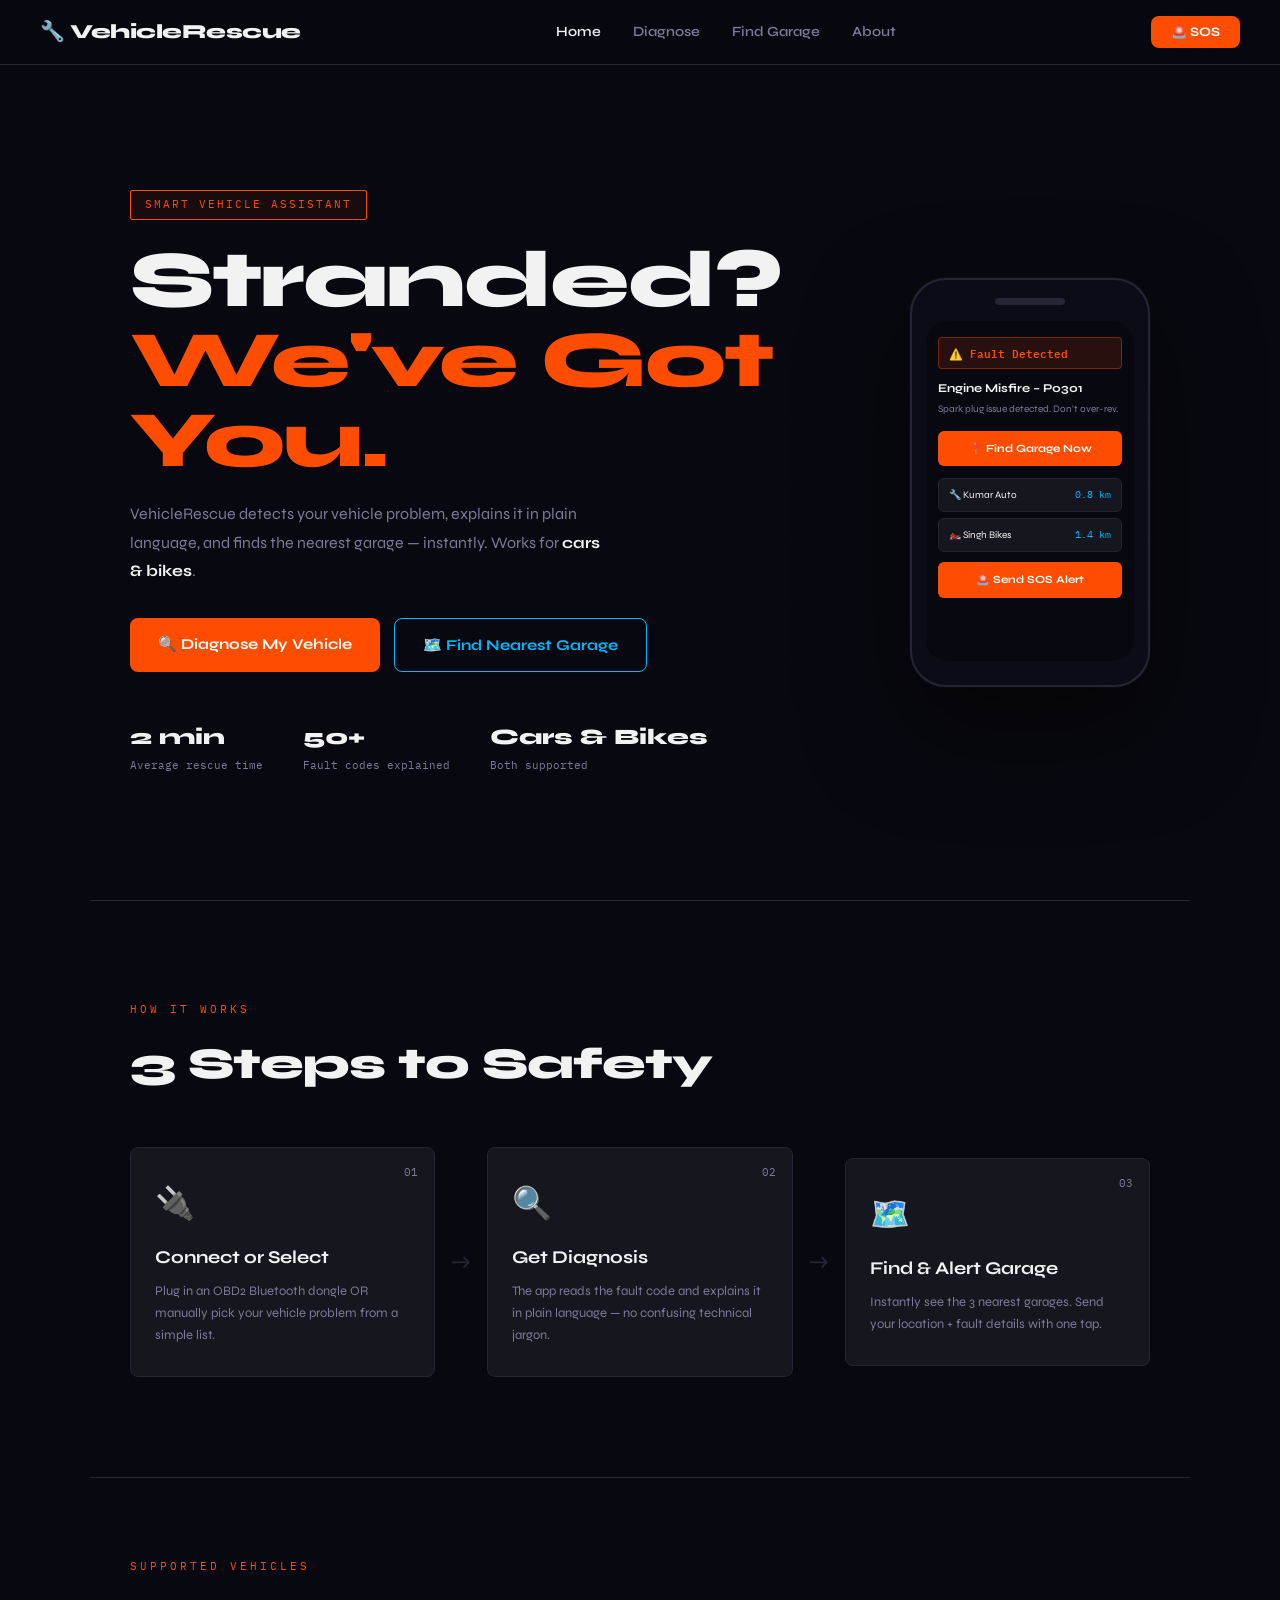
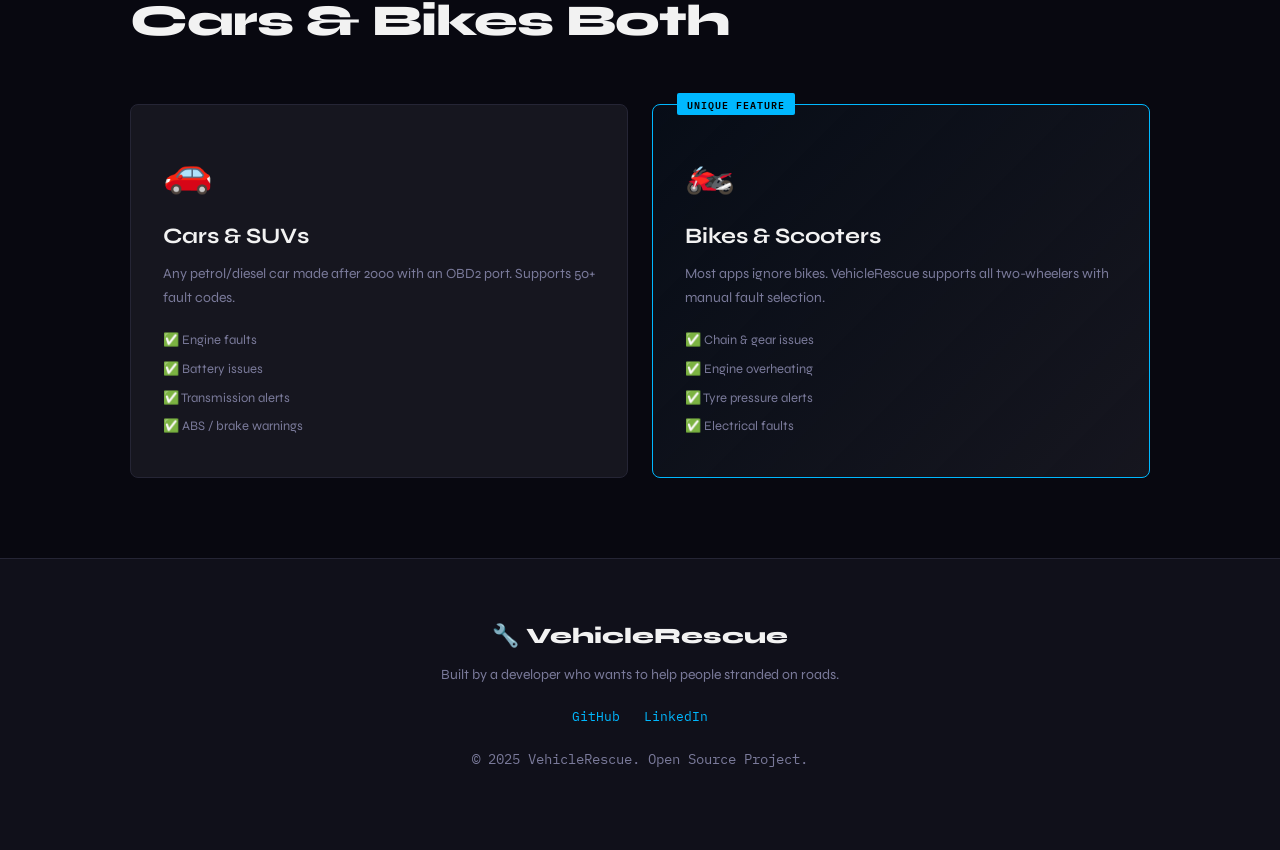
<file: index.html>
<!DOCTYPE html>
<html lang="en">
<head>
  <meta charset="UTF-8" />
  <meta name="viewport" content="width=device-width, initial-scale=1.0"/>
  <title>VehicleRescue – Smart Breakdown Assistant</title>
  <link rel="stylesheet" href="css/style.css" />
  <link href="https://fonts.googleapis.com/css2?family=Syne:wght@400;700;800&family=IBM+Plex+Mono:wght@400;600&display=swap" rel="stylesheet"/>
</head>
<body>

  <!-- NAV -->
  <nav class="navbar">
    <div class="nav-logo">🔧 VehicleRescue</div>
    <div class="nav-links">
      <a href="index.html" class="active">Home</a>
      <a href="pages/diagnose.html">Diagnose</a>
      <a href="pages/garages.html">Find Garage</a>
      <a href="pages/about.html">About</a>
    </div>
    <button class="nav-sos" onclick="window.location.href='pages/diagnose.html'">🚨 SOS</button>
  </nav>

  <!-- HERO -->
  <section class="hero">
    <div class="hero-bg-grid"></div>
    <div class="hero-content">
      <div class="hero-badge">SMART VEHICLE ASSISTANT</div>
      <h1>Stranded?<br/><span class="accent">We've Got You.</span></h1>
      <p>VehicleRescue detects your vehicle problem, explains it in plain language, and finds the nearest garage — instantly. Works for <strong>cars & bikes</strong>.</p>
      <div class="hero-btns">
        <a href="pages/diagnose.html" class="btn-primary">🔍 Diagnose My Vehicle</a>
        <a href="pages/garages.html" class="btn-outline">🗺️ Find Nearest Garage</a>
      </div>
      <div class="hero-stats">
        <div class="stat"><span class="stat-num">2 min</span><span class="stat-label">Average rescue time</span></div>
        <div class="stat"><span class="stat-num">50+</span><span class="stat-label">Fault codes explained</span></div>
        <div class="stat"><span class="stat-num">Cars & Bikes</span><span class="stat-label">Both supported</span></div>
      </div>
    </div>
    <div class="hero-phone">
      <div class="phone-mockup">
        <div class="phone-notch"></div>
        <div class="phone-screen-mini">
          <div class="mini-status warn">⚠️ Fault Detected</div>
          <div class="mini-fault">Engine Misfire – P0301</div>
          <div class="mini-desc">Spark plug issue detected. Don't over-rev.</div>
          <div class="mini-btn">📍 Find Garage Now</div>
          <div class="mini-garage">
            <span>🔧 Kumar Auto</span><span class="dist">0.8 km</span>
          </div>
          <div class="mini-garage">
            <span>🏍️ Singh Bikes</span><span class="dist">1.4 km</span>
          </div>
          <div class="mini-sos">🚨 Send SOS Alert</div>
        </div>
      </div>
    </div>
  </section>

  <!-- HOW IT WORKS -->
  <section class="how-section">
    <div class="section-label">HOW IT WORKS</div>
    <h2>3 Steps to Safety</h2>
    <div class="steps">
      <div class="step-card">
        <div class="step-num">01</div>
        <div class="step-icon">🔌</div>
        <h3>Connect or Select</h3>
        <p>Plug in an OBD2 Bluetooth dongle OR manually pick your vehicle problem from a simple list.</p>
      </div>
      <div class="step-arrow">→</div>
      <div class="step-card">
        <div class="step-num">02</div>
        <div class="step-icon">🔍</div>
        <h3>Get Diagnosis</h3>
        <p>The app reads the fault code and explains it in plain language — no confusing technical jargon.</p>
      </div>
      <div class="step-arrow">→</div>
      <div class="step-card">
        <div class="step-num">03</div>
        <div class="step-icon">🗺️</div>
        <h3>Find & Alert Garage</h3>
        <p>Instantly see the 3 nearest garages. Send your location + fault details with one tap.</p>
      </div>
    </div>
  </section>

  <!-- VEHICLE TYPES -->
  <section class="vehicles-section">
    <div class="section-label">SUPPORTED VEHICLES</div>
    <h2>Cars & Bikes Both</h2>
    <div class="vehicle-cards">
      <div class="vehicle-card">
        <div class="v-icon">🚗</div>
        <h3>Cars & SUVs</h3>
        <p>Any petrol/diesel car made after 2000 with an OBD2 port. Supports 50+ fault codes.</p>
        <ul>
          <li>✅ Engine faults</li>
          <li>✅ Battery issues</li>
          <li>✅ Transmission alerts</li>
          <li>✅ ABS / brake warnings</li>
        </ul>
      </div>
      <div class="vehicle-card featured">
        <div class="v-badge">UNIQUE FEATURE</div>
        <div class="v-icon">🏍️</div>
        <h3>Bikes & Scooters</h3>
        <p>Most apps ignore bikes. VehicleRescue supports all two-wheelers with manual fault selection.</p>
        <ul>
          <li>✅ Chain & gear issues</li>
          <li>✅ Engine overheating</li>
          <li>✅ Tyre pressure alerts</li>
          <li>✅ Electrical faults</li>
        </ul>
      </div>
    </div>
  </section>

  <!-- FOOTER -->
  <footer class="footer">
    <div class="footer-logo">🔧 VehicleRescue</div>
    <p>Built by a developer who wants to help people stranded on roads.</p>
    <div class="footer-links">
      <a href="https://github.com" target="_blank">GitHub</a>
      <a href="https://linkedin.com" target="_blank">LinkedIn</a>
    </div>
    <p class="footer-copy">© 2025 VehicleRescue. Open Source Project.</p>
  </footer>

  <script src="js/main.js"></script>
</body>
</html>
</file>
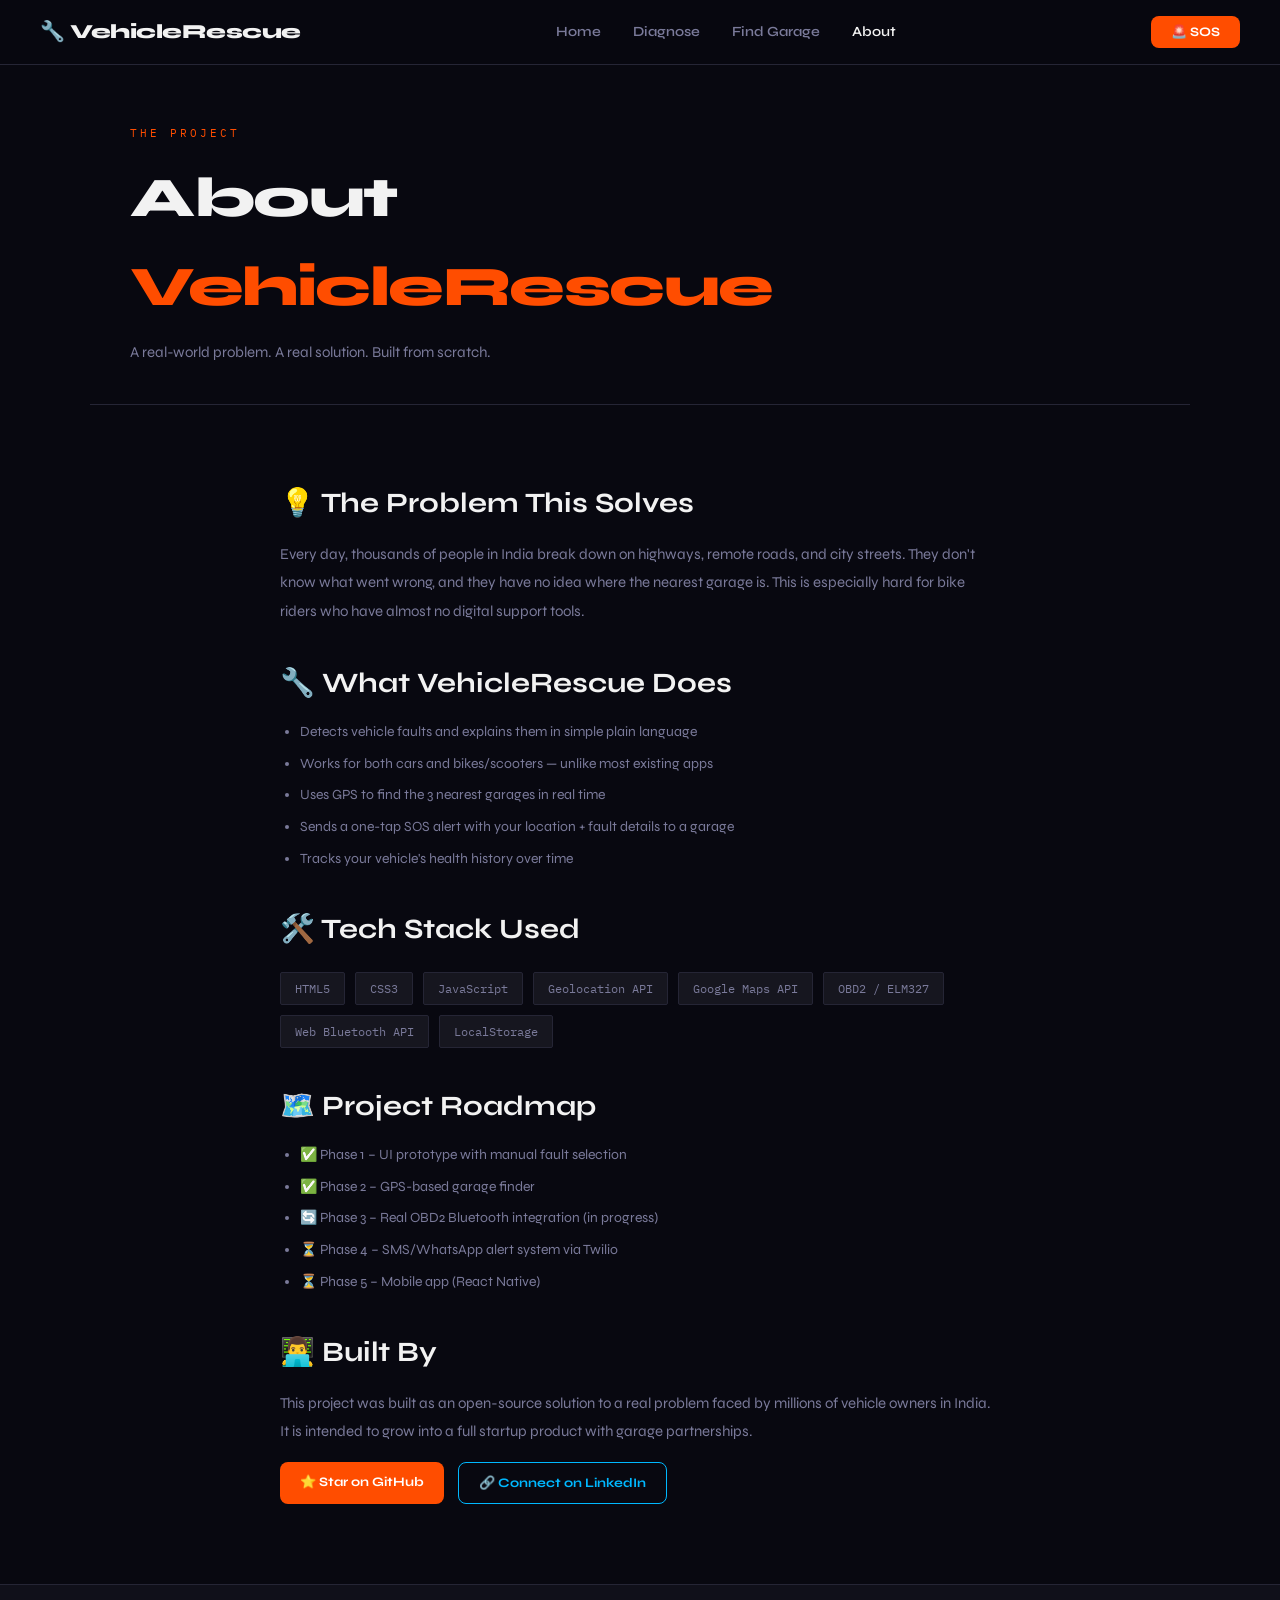
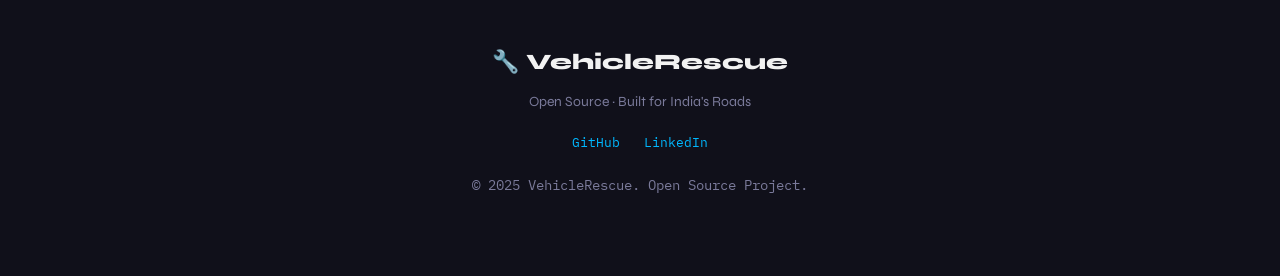
<file: pages/about.html>
<!DOCTYPE html>
<html lang="en">
<head>
  <meta charset="UTF-8"/>
  <meta name="viewport" content="width=device-width, initial-scale=1.0"/>
  <title>About – VehicleRescue</title>
  <link rel="stylesheet" href="../css/style.css"/>
  <link href="https://fonts.googleapis.com/css2?family=Syne:wght@400;700;800&family=IBM+Plex+Mono:wght@400;600&display=swap" rel="stylesheet"/>
</head>
<body>
  <nav class="navbar">
    <div class="nav-logo">🔧 VehicleRescue</div>
    <div class="nav-links">
      <a href="../index.html">Home</a>
      <a href="diagnose.html">Diagnose</a>
      <a href="garages.html">Find Garage</a>
      <a href="about.html" class="active">About</a>
    </div>
    <button class="nav-sos">🚨 SOS</button>
  </nav>

  <div class="page-header">
    <div class="section-label">THE PROJECT</div>
    <h1>About<br/><span class="accent">VehicleRescue</span></h1>
    <p>A real-world problem. A real solution. Built from scratch.</p>
  </div>

  <div class="about-section">

    <h2>💡 The Problem This Solves</h2>
    <p>Every day, thousands of people in India break down on highways, remote roads, and city streets. They don't know what went wrong, and they have no idea where the nearest garage is. This is especially hard for bike riders who have almost no digital support tools.</p>

    <h2>🔧 What VehicleRescue Does</h2>
    <ul>
      <li>Detects vehicle faults and explains them in simple plain language</li>
      <li>Works for both cars and bikes/scooters — unlike most existing apps</li>
      <li>Uses GPS to find the 3 nearest garages in real time</li>
      <li>Sends a one-tap SOS alert with your location + fault details to a garage</li>
      <li>Tracks your vehicle's health history over time</li>
    </ul>

    <h2>🛠️ Tech Stack Used</h2>
    <div class="tech-stack">
      <span class="tech-pill">HTML5</span>
      <span class="tech-pill">CSS3</span>
      <span class="tech-pill">JavaScript</span>
      <span class="tech-pill">Geolocation API</span>
      <span class="tech-pill">Google Maps API</span>
      <span class="tech-pill">OBD2 / ELM327</span>
      <span class="tech-pill">Web Bluetooth API</span>
      <span class="tech-pill">LocalStorage</span>
    </div>

    <h2>🗺️ Project Roadmap</h2>
    <ul>
      <li>✅ Phase 1 – UI prototype with manual fault selection</li>
      <li>✅ Phase 2 – GPS-based garage finder</li>
      <li>🔄 Phase 3 – Real OBD2 Bluetooth integration (in progress)</li>
      <li>⏳ Phase 4 – SMS/WhatsApp alert system via Twilio</li>
      <li>⏳ Phase 5 – Mobile app (React Native)</li>
    </ul>

    <h2>👨‍💻 Built By</h2>
    <p>This project was built as an open-source solution to a real problem faced by millions of vehicle owners in India. It is intended to grow into a full startup product with garage partnerships.</p>
    <div style="display:flex; gap:14px; margin-top:16px; flex-wrap:wrap;">
      <a href="https://github.com" target="_blank" class="btn-garage" style="font-size:13px; padding:10px 20px;">⭐ Star on GitHub</a>
      <a href="https://linkedin.com" target="_blank" class="btn-outline" style="font-size:13px; padding:10px 20px;">🔗 Connect on LinkedIn</a>
    </div>

  </div>

  <footer class="footer">
    <div class="footer-logo">🔧 VehicleRescue</div>
    <p>Open Source · Built for India's Roads</p>
    <div class="footer-links">
      <a href="https://github.com" target="_blank">GitHub</a>
      <a href="https://linkedin.com" target="_blank">LinkedIn</a>
    </div>
    <p class="footer-copy">© 2025 VehicleRescue. Open Source Project.</p>
  </footer>
</body>
</html>
</file>
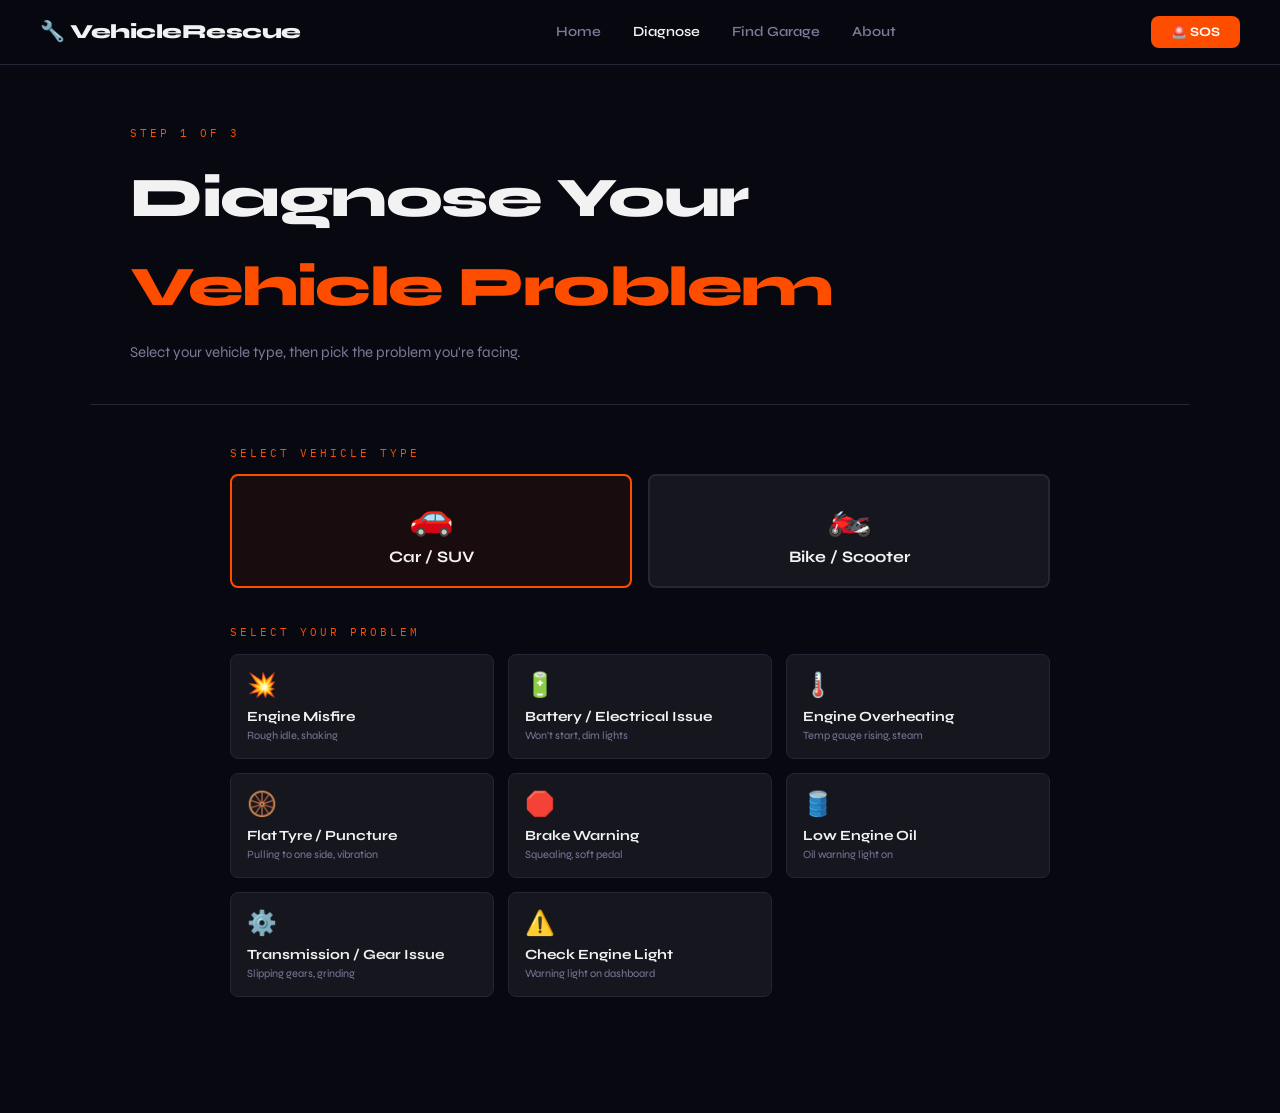
<file: pages/diagnose.html>
<!DOCTYPE html>
<html lang="en">
<head>
  <meta charset="UTF-8"/>
  <meta name="viewport" content="width=device-width, initial-scale=1.0"/>
  <title>Diagnose – VehicleRescue</title>
  <link rel="stylesheet" href="../css/style.css"/>
  <link href="https://fonts.googleapis.com/css2?family=Syne:wght@400;700;800&family=IBM+Plex+Mono:wght@400;600&display=swap" rel="stylesheet"/>
</head>
<body>
  <nav class="navbar">
    <div class="nav-logo">🔧 VehicleRescue</div>
    <div class="nav-links">
      <a href="../index.html">Home</a>
      <a href="diagnose.html" class="active">Diagnose</a>
      <a href="garages.html">Find Garage</a>
      <a href="about.html">About</a>
    </div>
    <button class="nav-sos">🚨 SOS</button>
  </nav>

  <div class="page-header">
    <div class="section-label">STEP 1 OF 3</div>
    <h1>Diagnose Your<br/><span class="accent">Vehicle Problem</span></h1>
    <p>Select your vehicle type, then pick the problem you're facing.</p>
  </div>

  <div class="diagnose-section">

    <!-- Step 1: Vehicle Type -->
    <div class="section-label" style="margin-bottom:12px">SELECT VEHICLE TYPE</div>
    <div class="vehicle-selector">
      <button class="v-select-btn active" onclick="selectVehicle('car', this)">
        <span class="v-emoji">🚗</span>Car / SUV
      </button>
      <button class="v-select-btn" onclick="selectVehicle('bike', this)">
        <span class="v-emoji">🏍️</span>Bike / Scooter
      </button>
    </div>

    <!-- Step 2: Fault Selection -->
    <div class="section-label" style="margin-bottom:12px">SELECT YOUR PROBLEM</div>
    <div class="fault-grid" id="faultGrid"></div>

    <!-- Step 3: Result -->
    <div class="result-box" id="resultBox">
      <div class="section-label">DIAGNOSIS RESULT</div>
      <h3 id="resultTitle"></h3>
      <span class="result-severity" id="resultSeverity"></span>
      <p id="resultDesc"></p>
      <div class="result-actions">
        <a href="garages.html" class="btn-garage">🗺️ Find Nearest Garage</a>
        <button class="btn-sos" onclick="sendSOS()">🚨 Send SOS Alert</button>
      </div>
    </div>

  </div>

  <div class="toast" id="toast">✅ SOS Alert Sent! Garage notified.</div>

  <script src="../js/diagnose.js"></script>
</body>
</html>
</file>
<file: css/style.css>
/* =====================
   VEHICLE RESCUE - CSS
   ===================== */

:root {
  --bg: #080810;
  --surface: #10101a;
  --card: #16161f;
  --border: #252535;
  --accent: #ff4d00;
  --accent2: #00b8ff;
  --green: #00e676;
  --yellow: #ffcc00;
  --text: #f2f2f2;
  --muted: #7a7a9a;
  --font: 'Syne', sans-serif;
  --mono: 'IBM Plex Mono', monospace;
  --radius: 8px;
}

* { margin: 0; padding: 0; box-sizing: border-box; }

html { scroll-behavior: smooth; }

body {
  background: var(--bg);
  color: var(--text);
  font-family: var(--font);
  line-height: 1.6;
}

/* ---- NAVBAR ---- */
.navbar {
  display: flex;
  align-items: center;
  justify-content: space-between;
  padding: 16px 40px;
  border-bottom: 1px solid var(--border);
  background: rgba(8,8,16,0.95);
  position: sticky;
  top: 0;
  z-index: 100;
  backdrop-filter: blur(10px);
}

.nav-logo {
  font-size: 20px;
  font-weight: 800;
  letter-spacing: -0.5px;
}

.nav-links {
  display: flex;
  gap: 32px;
}

.nav-links a {
  color: var(--muted);
  text-decoration: none;
  font-size: 14px;
  font-weight: 600;
  transition: color 0.2s;
}

.nav-links a:hover,
.nav-links a.active { color: var(--text); }

.nav-sos {
  background: var(--accent);
  color: white;
  border: none;
  padding: 8px 20px;
  border-radius: var(--radius);
  font-family: var(--font);
  font-weight: 700;
  font-size: 13px;
  cursor: pointer;
  transition: transform 0.15s, box-shadow 0.15s;
}

.nav-sos:hover {
  transform: translateY(-1px);
  box-shadow: 0 4px 20px #ff4d0050;
}

/* ---- HERO ---- */
.hero {
  min-height: calc(100vh - 65px);
  display: flex;
  align-items: center;
  gap: 60px;
  padding: 80px 40px;
  max-width: 1100px;
  margin: 0 auto;
  position: relative;
}

.hero-bg-grid {
  position: fixed;
  inset: 0;
  background-image:
    repeating-linear-gradient(0deg, transparent, transparent 59px, #ffffff03 60px),
    repeating-linear-gradient(90deg, transparent, transparent 59px, #ffffff03 60px);
  pointer-events: none;
  z-index: 0;
}

.hero-content {
  flex: 1;
  position: relative;
  z-index: 1;
  animation: fadeUp 0.7s ease both;
}

.hero-badge {
  display: inline-block;
  font-family: var(--mono);
  font-size: 11px;
  letter-spacing: 2px;
  color: var(--accent);
  border: 1px solid var(--accent);
  background: #ff4d0012;
  padding: 5px 14px;
  border-radius: 2px;
  margin-bottom: 20px;
}

.hero h1 {
  font-size: clamp(44px, 7vw, 80px);
  font-weight: 800;
  letter-spacing: -2px;
  line-height: 1.0;
  margin-bottom: 20px;
}

.accent { color: var(--accent); }
.accent2 { color: var(--accent2); }

.hero p {
  font-size: 16px;
  color: var(--muted);
  max-width: 480px;
  margin-bottom: 32px;
  font-weight: 400;
  line-height: 1.8;
}

.hero p strong { color: var(--text); }

.hero-btns {
  display: flex;
  gap: 14px;
  flex-wrap: wrap;
  margin-bottom: 48px;
}

.btn-primary {
  background: var(--accent);
  color: white;
  text-decoration: none;
  padding: 14px 28px;
  border-radius: var(--radius);
  font-weight: 700;
  font-size: 15px;
  transition: transform 0.15s, box-shadow 0.15s;
  display: inline-block;
}

.btn-primary:hover {
  transform: translateY(-2px);
  box-shadow: 0 8px 30px #ff4d0040;
}

.btn-outline {
  background: transparent;
  color: var(--accent2);
  text-decoration: none;
  padding: 14px 28px;
  border-radius: var(--radius);
  font-weight: 700;
  font-size: 15px;
  border: 1px solid var(--accent2);
  transition: background 0.2s;
  display: inline-block;
}

.btn-outline:hover { background: #00b8ff12; }

.hero-stats {
  display: flex;
  gap: 40px;
  flex-wrap: wrap;
}

.stat { display: flex; flex-direction: column; gap: 2px; }
.stat-num { font-size: 22px; font-weight: 800; color: var(--text); }
.stat-label { font-size: 11px; color: var(--muted); font-family: var(--mono); }

/* ---- PHONE MOCKUP ---- */
.hero-phone {
  flex-shrink: 0;
  position: relative;
  z-index: 1;
  animation: fadeUp 0.7s 0.15s ease both;
}

.phone-mockup {
  width: 240px;
  background: #0c0c16;
  border: 2px solid var(--border);
  border-radius: 36px;
  padding: 18px 14px 24px;
  box-shadow: 0 40px 100px #00000090, 0 0 0 1px #ffffff08;
}

.phone-notch {
  width: 70px;
  height: 7px;
  background: var(--border);
  border-radius: 4px;
  margin: 0 auto 16px;
}

.phone-screen-mini {
  background: var(--bg);
  border-radius: 22px;
  padding: 16px 12px;
  min-height: 340px;
}

.mini-status {
  font-size: 11px;
  font-family: var(--mono);
  padding: 6px 10px;
  border-radius: 4px;
  margin-bottom: 10px;
  font-weight: 600;
}

.mini-status.warn {
  background: #ff4d0020;
  border: 1px solid #ff4d0060;
  color: var(--accent);
  animation: pulse 1.5s infinite;
}

.mini-status.ok {
  background: #00e67620;
  border: 1px solid #00e67660;
  color: var(--green);
}

.mini-fault {
  font-size: 12px;
  font-weight: 700;
  color: var(--text);
  margin-bottom: 4px;
}

.mini-desc {
  font-size: 10px;
  color: var(--muted);
  margin-bottom: 14px;
  line-height: 1.5;
}

.mini-btn {
  background: var(--accent);
  color: white;
  font-size: 11px;
  font-weight: 700;
  text-align: center;
  padding: 9px;
  border-radius: 6px;
  margin-bottom: 12px;
  cursor: pointer;
}

.mini-garage {
  background: var(--card);
  border: 1px solid var(--border);
  border-radius: 6px;
  padding: 8px 10px;
  font-size: 10px;
  display: flex;
  justify-content: space-between;
  margin-bottom: 6px;
}

.dist { color: var(--accent2); font-family: var(--mono); }

.mini-sos {
  background: var(--accent);
  color: white;
  font-size: 11px;
  font-weight: 700;
  text-align: center;
  padding: 9px;
  border-radius: 6px;
  margin-top: 10px;
  animation: pulse 1.5s infinite;
}

/* ---- HOW IT WORKS ---- */
.how-section {
  padding: 100px 40px;
  max-width: 1100px;
  margin: 0 auto;
  border-top: 1px solid var(--border);
}

.section-label {
  font-family: var(--mono);
  font-size: 11px;
  color: var(--accent);
  letter-spacing: 3px;
  margin-bottom: 10px;
}

.how-section h2,
.vehicles-section h2 {
  font-size: clamp(28px, 4vw, 44px);
  font-weight: 800;
  letter-spacing: -1px;
  margin-bottom: 48px;
}

.steps {
  display: flex;
  align-items: center;
  gap: 16px;
  flex-wrap: wrap;
}

.step-card {
  flex: 1;
  min-width: 200px;
  background: var(--card);
  border: 1px solid var(--border);
  border-radius: var(--radius);
  padding: 30px 24px;
  position: relative;
  transition: border-color 0.2s, transform 0.2s;
}

.step-card:hover {
  border-color: var(--accent);
  transform: translateY(-4px);
}

.step-num {
  position: absolute;
  top: 16px;
  right: 16px;
  font-family: var(--mono);
  font-size: 11px;
  color: var(--muted);
}

.step-icon { font-size: 32px; margin-bottom: 14px; }
.step-card h3 { font-size: 18px; font-weight: 700; margin-bottom: 8px; }
.step-card p { font-size: 13px; color: var(--muted); line-height: 1.7; font-weight: 400; }

.step-arrow {
  font-size: 24px;
  color: var(--border);
  flex-shrink: 0;
}

/* ---- VEHICLES ---- */
.vehicles-section {
  padding: 80px 40px;
  max-width: 1100px;
  margin: 0 auto;
  border-top: 1px solid var(--border);
}

.vehicle-cards {
  display: grid;
  grid-template-columns: 1fr 1fr;
  gap: 24px;
}

.vehicle-card {
  background: var(--card);
  border: 1px solid var(--border);
  border-radius: var(--radius);
  padding: 36px 32px;
  position: relative;
  transition: border-color 0.2s;
}

.vehicle-card:hover { border-color: var(--muted); }

.vehicle-card.featured {
  border-color: var(--accent2);
  background: linear-gradient(135deg, #00b8ff08, var(--card));
}

.v-badge {
  position: absolute;
  top: -12px;
  left: 24px;
  background: var(--accent2);
  color: #000;
  font-size: 10px;
  font-family: var(--mono);
  font-weight: 600;
  padding: 3px 10px;
  border-radius: 2px;
  letter-spacing: 1px;
}

.v-icon { font-size: 40px; margin-bottom: 14px; }
.vehicle-card h3 { font-size: 22px; font-weight: 700; margin-bottom: 8px; }
.vehicle-card p { font-size: 14px; color: var(--muted); margin-bottom: 16px; line-height: 1.7; font-weight: 400; }
.vehicle-card ul { list-style: none; }
.vehicle-card li { font-size: 13px; color: var(--muted); padding: 4px 0; }

/* ---- FOOTER ---- */
.footer {
  border-top: 1px solid var(--border);
  text-align: center;
  padding: 60px 40px;
  background: var(--surface);
}

.footer-logo { font-size: 22px; font-weight: 800; margin-bottom: 10px; }
.footer p { color: var(--muted); font-size: 14px; margin-bottom: 20px; font-weight: 400; }
.footer-links { display: flex; gap: 24px; justify-content: center; margin-bottom: 20px; }
.footer-links a { color: var(--accent2); text-decoration: none; font-family: var(--mono); font-size: 13px; }
.footer-copy { font-size: 12px; color: var(--border); font-family: var(--mono); }

/* ---- PAGE HEADER ---- */
.page-header {
  padding: 60px 40px 40px;
  max-width: 1100px;
  margin: 0 auto;
  border-bottom: 1px solid var(--border);
}

.page-header h1 { font-size: clamp(32px, 5vw, 56px); font-weight: 800; letter-spacing: -1.5px; }
.page-header p { color: var(--muted); font-size: 15px; margin-top: 8px; font-weight: 400; }

/* ---- DIAGNOSE PAGE ---- */
.diagnose-section {
  max-width: 900px;
  margin: 0 auto;
  padding: 40px 40px 80px;
}

.vehicle-selector {
  display: flex;
  gap: 16px;
  margin-bottom: 36px;
}

.v-select-btn {
  flex: 1;
  background: var(--card);
  border: 2px solid var(--border);
  border-radius: var(--radius);
  padding: 20px;
  text-align: center;
  cursor: pointer;
  font-family: var(--font);
  color: var(--text);
  font-size: 16px;
  font-weight: 700;
  transition: border-color 0.2s, background 0.2s;
}

.v-select-btn:hover,
.v-select-btn.active {
  border-color: var(--accent);
  background: #ff4d0012;
}

.v-select-btn .v-emoji { font-size: 36px; display: block; margin-bottom: 8px; }

.fault-grid {
  display: grid;
  grid-template-columns: repeat(auto-fill, minmax(220px, 1fr));
  gap: 14px;
  margin-bottom: 36px;
}

.fault-btn {
  background: var(--card);
  border: 1px solid var(--border);
  border-radius: var(--radius);
  padding: 16px;
  cursor: pointer;
  font-family: var(--font);
  color: var(--text);
  text-align: left;
  transition: border-color 0.2s, background 0.2s;
}

.fault-btn:hover,
.fault-btn.selected {
  border-color: var(--accent);
  background: #ff4d0010;
}

.fault-btn .fault-emoji { font-size: 24px; display: block; margin-bottom: 8px; }
.fault-btn .fault-title { font-size: 14px; font-weight: 700; display: block; margin-bottom: 4px; }
.fault-btn .fault-hint { font-size: 11px; color: var(--muted); display: block; }

.result-box {
  background: var(--card);
  border: 1px solid var(--border);
  border-radius: var(--radius);
  padding: 28px;
  display: none;
}

.result-box.show { display: block; }

.result-box h3 { font-size: 20px; font-weight: 700; margin-bottom: 6px; }
.result-severity { display: inline-block; font-family: var(--mono); font-size: 11px; padding: 4px 10px; border-radius: 2px; margin-bottom: 14px; }
.severity-high { background: #ff4d0020; border: 1px solid var(--accent); color: var(--accent); }
.severity-med { background: #ffcc0020; border: 1px solid var(--yellow); color: var(--yellow); }
.severity-low { background: #00e67620; border: 1px solid var(--green); color: var(--green); }
.result-box p { font-size: 14px; color: var(--muted); line-height: 1.8; margin-bottom: 20px; font-weight: 400; }

.result-actions { display: flex; gap: 12px; flex-wrap: wrap; }

.btn-garage {
  background: var(--accent);
  color: white;
  border: none;
  padding: 12px 24px;
  border-radius: var(--radius);
  font-family: var(--font);
  font-weight: 700;
  font-size: 14px;
  cursor: pointer;
  text-decoration: none;
  display: inline-block;
  transition: transform 0.15s;
}

.btn-garage:hover { transform: translateY(-2px); }

.btn-sos {
  background: transparent;
  color: var(--accent);
  border: 1px solid var(--accent);
  padding: 12px 24px;
  border-radius: var(--radius);
  font-family: var(--font);
  font-weight: 700;
  font-size: 14px;
  cursor: pointer;
  transition: background 0.2s;
}

.btn-sos:hover { background: #ff4d0015; }

/* ---- GARAGE PAGE ---- */
.garage-section {
  max-width: 900px;
  margin: 0 auto;
  padding: 40px 40px 80px;
}

.location-bar {
  display: flex;
  gap: 12px;
  margin-bottom: 28px;
  align-items: center;
  background: var(--card);
  border: 1px solid var(--border);
  padding: 14px 18px;
  border-radius: var(--radius);
}

.location-bar span { flex: 1; font-size: 14px; color: var(--muted); font-family: var(--mono); }
.location-bar button {
  background: var(--accent2);
  color: #000;
  border: none;
  padding: 8px 16px;
  border-radius: 4px;
  font-family: var(--font);
  font-weight: 700;
  font-size: 13px;
  cursor: pointer;
}

.garage-list { display: flex; flex-direction: column; gap: 14px; }

.garage-card {
  background: var(--card);
  border: 1px solid var(--border);
  border-radius: var(--radius);
  padding: 22px 24px;
  display: flex;
  gap: 20px;
  align-items: flex-start;
  transition: border-color 0.2s;
}

.garage-card:hover { border-color: var(--accent2); }
.garage-card.top { border-color: var(--green); }

.garage-rank {
  width: 40px;
  height: 40px;
  border-radius: 50%;
  display: flex;
  align-items: center;
  justify-content: center;
  font-family: var(--mono);
  font-weight: 600;
  font-size: 14px;
  flex-shrink: 0;
}

.rank-1 { background: #00e67620; border: 2px solid var(--green); color: var(--green); }
.rank-2 { background: #00b8ff20; border: 2px solid var(--accent2); color: var(--accent2); }
.rank-3 { background: #ffcc0020; border: 2px solid var(--yellow); color: var(--yellow); }

.garage-info { flex: 1; }
.garage-info h3 { font-size: 18px; font-weight: 700; margin-bottom: 4px; }
.garage-meta { display: flex; gap: 16px; flex-wrap: wrap; margin-bottom: 10px; }
.garage-meta span { font-size: 12px; color: var(--muted); font-family: var(--mono); }
.garage-meta .open { color: var(--green); }
.garage-meta .closed { color: var(--accent); }
.garage-tags { display: flex; gap: 8px; flex-wrap: wrap; }
.garage-tag { background: var(--surface); border: 1px solid var(--border); font-size: 10px; font-family: var(--mono); color: var(--muted); padding: 3px 8px; border-radius: 2px; }

.garage-actions { display: flex; flex-direction: column; gap: 8px; flex-shrink: 0; }

.btn-call {
  background: var(--green);
  color: #000;
  border: none;
  padding: 9px 18px;
  border-radius: 6px;
  font-family: var(--font);
  font-weight: 700;
  font-size: 12px;
  cursor: pointer;
  white-space: nowrap;
}

.btn-alert {
  background: transparent;
  color: var(--accent2);
  border: 1px solid var(--accent2);
  padding: 9px 18px;
  border-radius: 6px;
  font-family: var(--font);
  font-weight: 700;
  font-size: 12px;
  cursor: pointer;
  white-space: nowrap;
}

.btn-alert:hover { background: #00b8ff12; }

/* Alert toast */
.toast {
  position: fixed;
  bottom: 30px;
  right: 30px;
  background: var(--green);
  color: #000;
  padding: 14px 22px;
  border-radius: var(--radius);
  font-weight: 700;
  font-size: 14px;
  transform: translateY(100px);
  opacity: 0;
  transition: all 0.3s ease;
  z-index: 999;
}

.toast.show { transform: translateY(0); opacity: 1; }

/* ---- ABOUT PAGE ---- */
.about-section {
  max-width: 800px;
  margin: 0 auto;
  padding: 40px 40px 80px;
}

.about-section h2 { font-size: 28px; font-weight: 700; margin: 36px 0 14px; }
.about-section p { font-size: 15px; color: var(--muted); line-height: 1.9; margin-bottom: 14px; font-weight: 400; }
.about-section ul { padding-left: 20px; }
.about-section li { font-size: 14px; color: var(--muted); margin-bottom: 8px; line-height: 1.7; }

.tech-stack { display: flex; flex-wrap: wrap; gap: 10px; margin: 20px 0; }
.tech-pill { background: var(--card); border: 1px solid var(--border); padding: 6px 14px; border-radius: 2px; font-family: var(--mono); font-size: 12px; color: var(--muted); }

/* ---- ANIMATIONS ---- */
@keyframes fadeUp {
  from { opacity: 0; transform: translateY(24px); }
  to { opacity: 1; transform: translateY(0); }
}

@keyframes pulse {
  0%, 100% { box-shadow: 0 0 0 0 #ff4d0040; }
  50% { box-shadow: 0 0 0 6px transparent; }
}

/* ---- RESPONSIVE ---- */
@media (max-width: 768px) {
  .navbar { padding: 14px 20px; }
  .nav-links { display: none; }
  .hero { flex-direction: column; padding: 40px 20px; text-align: center; }
  .hero-btns { justify-content: center; }
  .hero-stats { justify-content: center; }
  .hero-phone { display: none; }
  .how-section, .vehicles-section { padding: 60px 20px; }
  .steps { flex-direction: column; }
  .step-arrow { transform: rotate(90deg); }
  .vehicle-cards { grid-template-columns: 1fr; }
  .page-header { padding: 40px 20px 24px; }
  .diagnose-section, .garage-section, .about-section { padding: 24px 20px 60px; }
}
</file>
